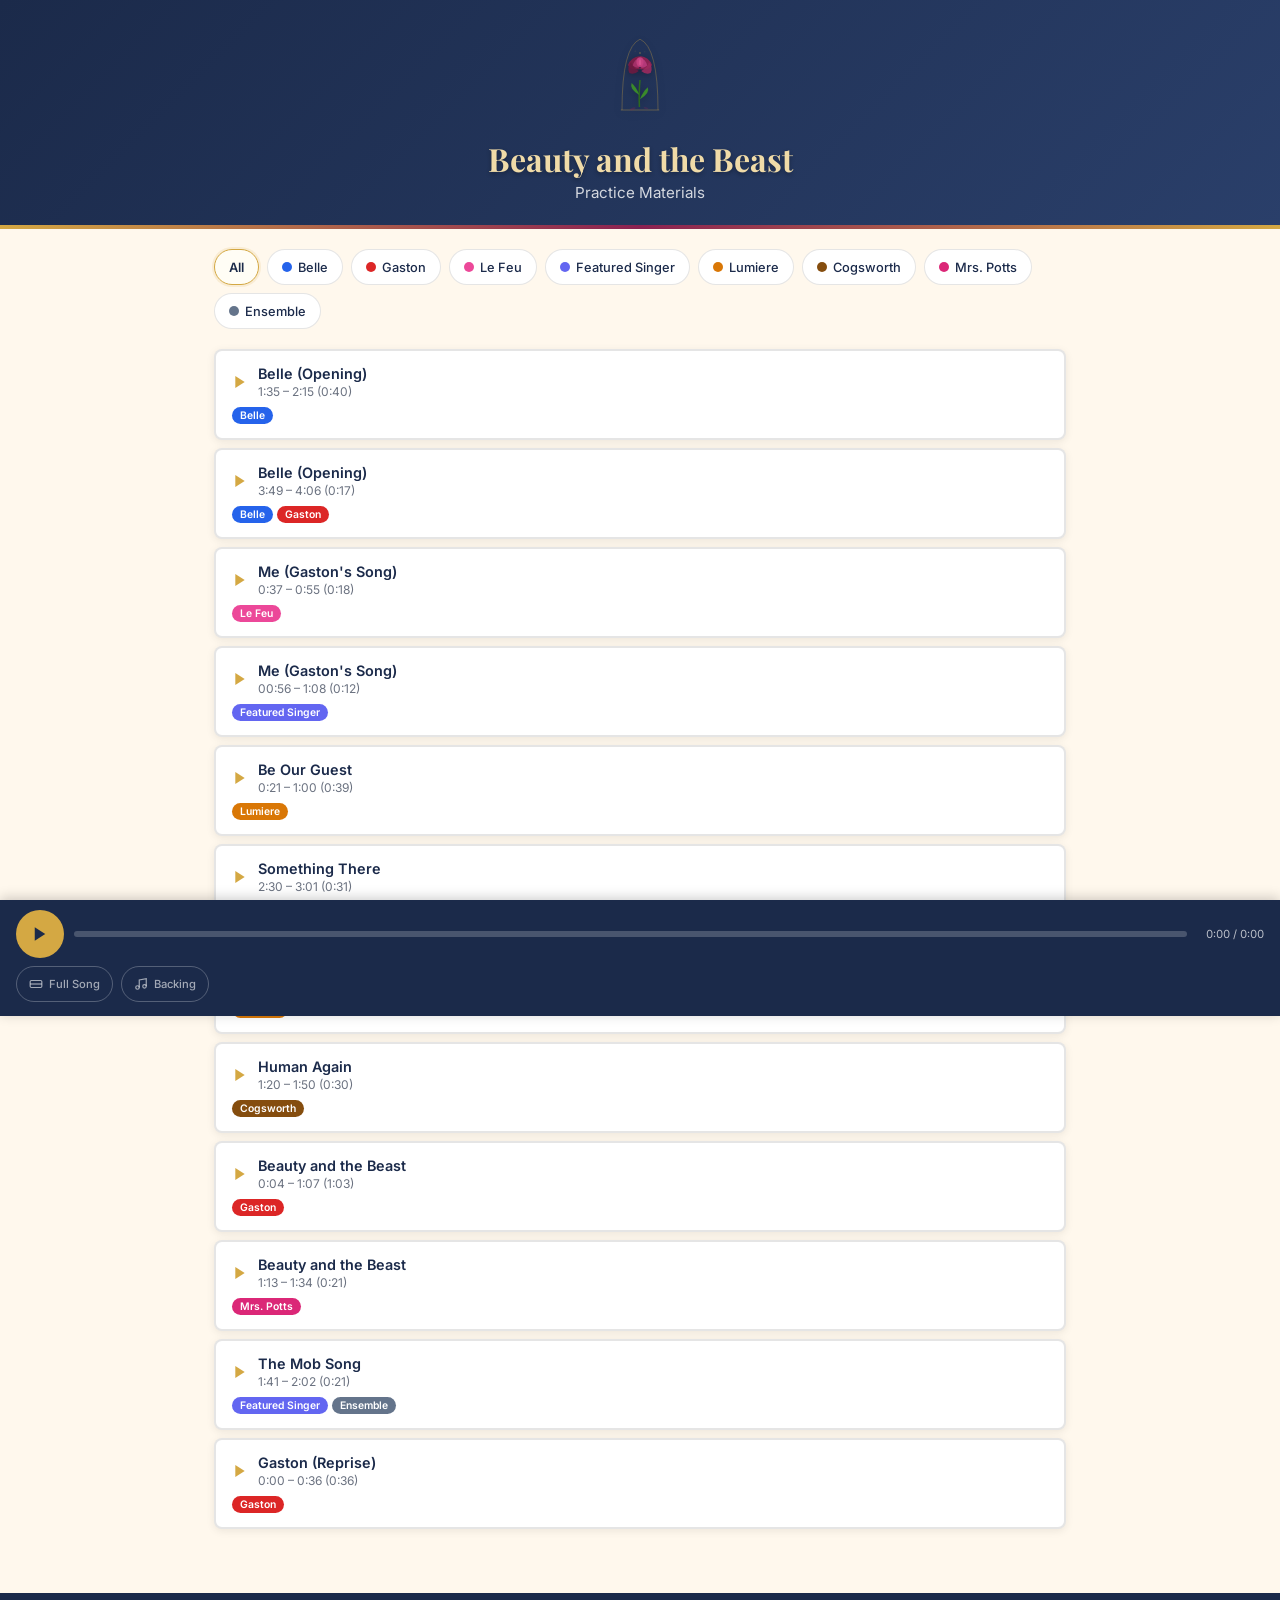
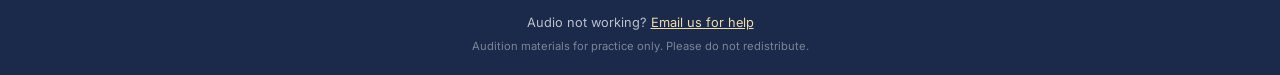
<file: docs/index.html>
<!DOCTYPE html>
<html lang="en">
<head>
  <meta charset="UTF-8">
  <meta name="viewport" content="width=device-width, initial-scale=1.0, viewport-fit=cover">
  <meta name="robots" content="noindex, nofollow">
  <title>Beauty and the Beast — Practice Materials</title>
  <link rel="preconnect" href="https://fonts.googleapis.com">
  <link rel="preconnect" href="https://fonts.gstatic.com" crossorigin>
  <link href="https://fonts.googleapis.com/css2?family=Playfair+Display:wght@600;700&family=Inter:wght@400;500;600&display=swap" rel="stylesheet">
  <link rel="stylesheet" href="./css/styles.css">
</head>
<body>
  <header class="site-header">
    <img src="./img/rose.svg" alt="" class="header-rose" aria-hidden="true">
    <h1 class="show-title">Beauty and the Beast</h1>
    <p class="show-subtitle">Practice Materials</p>
  </header>

  <main class="main-content">
    <div id="loading-state" class="loading-state">
      <div class="loading-spinner"></div>
      <p>Loading audition materials&hellip;</p>
    </div>
    <div id="app-content"></div>
  </main>

  <div id="sticky-player" class="sticky-player"></div>

  <footer class="site-footer">
    <p>Audio not working? <a id="contact-link" href="mailto:adcatheatreinfo@gmail.com">Email us for help</a></p>
    <p class="footer-note">Audition materials for practice only. Please do not redistribute.</p>
  </footer>

  <script type="module" src="./js/app.js"></script>
</body>
</html>
</file>
<file: docs/css/styles.css>
/* ── Enchanted Elegance Theme v2 ── */

:root {
  --color-gold: #D4A843;
  --color-gold-light: #F0DBA8;
  --color-navy: #1B2A4A;
  --color-navy-light: #2A3F6A;
  --color-rose: #8B2252;
  --color-cream: #FFF8ED;
  --color-white: #FFFFFF;
  --color-text: #2C2C2C;
  --color-muted: #6B7280;
  --color-border: rgba(0, 0, 0, 0.1);
  --color-error: #DC2626;
  --radius: 12px;
  --radius-sm: 8px;
  --shadow: 0 2px 8px rgba(0, 0, 0, 0.08);
  --shadow-lg: 0 4px 16px rgba(0, 0, 0, 0.12);
  --sticky-player-height: 0px;
}

/* ── Reset & Base ── */

*, *::before, *::after {
  box-sizing: border-box;
  margin: 0;
  padding: 0;
}

html {
  -webkit-text-size-adjust: 100%;
  scroll-behavior: smooth;
}

body {
  font-family: 'Inter', system-ui, -apple-system, sans-serif;
  font-size: 16px;
  line-height: 1.5;
  color: var(--color-text);
  background: var(--color-cream);
  min-height: 100vh;
  display: flex;
  flex-direction: column;
  padding-bottom: var(--sticky-player-height);
}

body.has-sticky-player {
  --sticky-player-height: 120px;
}

h1, h2, h3, h4 {
  font-family: 'Playfair Display', Georgia, serif;
  line-height: 1.2;
}

button {
  font-family: inherit;
  border: none;
  background: none;
  cursor: pointer;
  -webkit-tap-highlight-color: transparent;
}

a {
  color: var(--color-gold-light);
}

/* ── Header ── */

.site-header {
  background: linear-gradient(135deg, var(--color-navy), var(--color-navy-light));
  color: var(--color-white);
  text-align: center;
  padding: 2rem 1rem 1.5rem;
  position: relative;
  overflow: hidden;
}

.site-header::after {
  content: '';
  position: absolute;
  bottom: 0;
  left: 0;
  right: 0;
  height: 4px;
  background: linear-gradient(90deg, var(--color-gold), var(--color-rose), var(--color-gold));
}

.header-rose {
  width: 60px;
  height: auto;
  margin-bottom: 0.75rem;
  filter: drop-shadow(0 2px 4px rgba(0, 0, 0, 0.3));
}

.show-title {
  font-size: 1.75rem;
  font-weight: 700;
  color: var(--color-gold-light);
  text-shadow: 0 2px 4px rgba(0, 0, 0, 0.3);
}

.show-subtitle {
  font-size: 0.95rem;
  color: rgba(255, 255, 255, 0.8);
  margin-top: 0.25rem;
  font-family: 'Inter', sans-serif;
}

/* ── Main Content ── */

.main-content {
  flex: 1;
  width: 100%;
  max-width: 720px;
  margin: 0 auto;
  padding: 1rem 1rem 2rem;
}

/* ── Loading State ── */

.loading-state {
  text-align: center;
  padding: 3rem 1rem;
  color: var(--color-muted);
}

.loading-spinner {
  width: 32px;
  height: 32px;
  border: 3px solid var(--color-border);
  border-top-color: var(--color-gold);
  border-radius: 50%;
  animation: spin 0.8s linear infinite;
  margin: 0 auto 1rem;
}

@keyframes spin {
  to { transform: rotate(360deg); }
}

.error-msg {
  color: var(--color-error);
  font-style: italic;
}

/* ── Section Titles ── */

.section-title {
  font-size: 1.3rem;
  font-weight: 700;
  color: var(--color-navy);
  margin-bottom: 0.75rem;
}

.section-subtitle {
  font-family: 'Inter', sans-serif;
  font-size: 0.85rem;
  font-weight: 600;
  text-transform: uppercase;
  letter-spacing: 0.05em;
  color: var(--color-muted);
  margin-bottom: 0.5rem;
}

.section-desc {
  font-size: 0.85rem;
  color: var(--color-muted);
  margin-top: -0.5rem;
  margin-bottom: 0.75rem;
}

/* ══════════════════════════════
   CHARACTER FILTER BAR + CLIP LIST
   ══════════════════════════════ */

.filter-section {
  margin-bottom: 1.25rem;
}

/* Desktop: horizontal chip bar */
.filter-chip-bar {
  display: none;
  flex-wrap: wrap;
  gap: 0.5rem;
}

.filter-chip {
  display: inline-flex;
  align-items: center;
  gap: 0.375rem;
  padding: 0.4rem 0.875rem;
  border-radius: 999px;
  font-family: 'Inter', sans-serif;
  font-size: 0.8rem;
  font-weight: 500;
  color: var(--color-navy);
  background: var(--color-white);
  border: 1.5px solid var(--color-border);
  transition: all 0.15s ease;
  min-height: 36px;
}

.filter-chip:hover {
  border-color: var(--color-gold);
}

.filter-chip.active {
  border-color: var(--color-gold);
  background: #FFFDF5;
  box-shadow: 0 0 0 2px rgba(212, 168, 67, 0.15);
  font-weight: 600;
}

.filter-chip-dot {
  width: 10px;
  height: 10px;
  border-radius: 50%;
  flex-shrink: 0;
}

/* Mobile: dropdown */
.filter-dropdown {
  display: block;
  width: 100%;
  height: 44px;
  padding: 0 0.75rem;
  border: 1.5px solid var(--color-border);
  border-radius: var(--radius-sm);
  font-family: 'Inter', sans-serif;
  font-size: 0.9rem;
  font-weight: 500;
  color: var(--color-navy);
  background: var(--color-white);
  appearance: none;
  background-image: url("data:image/svg+xml,%3Csvg width='12' height='8' viewBox='0 0 12 8' fill='none' xmlns='http://www.w3.org/2000/svg'%3E%3Cpath d='M1 1.5L6 6.5L11 1.5' stroke='%236B7280' stroke-width='2' stroke-linecap='round' stroke-linejoin='round'/%3E%3C/svg%3E");
  background-repeat: no-repeat;
  background-position: right 0.75rem center;
}

.filter-dropdown:focus {
  outline: none;
  border-color: var(--color-gold);
  box-shadow: 0 0 0 2px rgba(212, 168, 67, 0.2);
}

/* Clip list */
.clip-list {
  display: flex;
  flex-direction: column;
  gap: 0.5rem;
  margin-bottom: 2rem;
}

.clip-row {
  display: flex;
  flex-direction: column;
  gap: 0.5rem;
  padding: 0.875rem 1rem;
  background: var(--color-white);
  border-radius: var(--radius-sm);
  box-shadow: var(--shadow);
  border: 2px solid var(--color-border);
  text-align: left;
  width: 100%;
  min-height: 48px;
  transition: border-color 0.15s ease, box-shadow 0.15s ease;
}

.clip-row:hover {
  border-color: var(--color-gold);
}

.clip-row.active {
  border-color: var(--color-gold);
  box-shadow: var(--shadow-lg), 0 0 0 2px rgba(212, 168, 67, 0.2);
  background: #FFFDF5;
}

.clip-row-main {
  display: flex;
  align-items: center;
  gap: 0.625rem;
}

.clip-row-play {
  flex-shrink: 0;
  color: var(--color-gold);
}

.clip-row-info {
  display: flex;
  flex-direction: column;
  gap: 0.125rem;
  min-width: 0;
}

.clip-row-song {
  font-size: 0.9rem;
  font-weight: 600;
  color: var(--color-navy);
  white-space: nowrap;
  overflow: hidden;
  text-overflow: ellipsis;
}

.clip-row-time {
  font-size: 0.75rem;
  color: var(--color-muted);
}

.clip-row-badges {
  display: flex;
  flex-wrap: wrap;
  gap: 0.25rem;
}

.clip-row-badge {
  display: inline-block;
  padding: 0.125rem 0.5rem;
  border-radius: 999px;
  font-size: 0.65rem;
  font-weight: 600;
  color: var(--color-white);
  white-space: nowrap;
}

.empty-state {
  text-align: center;
  color: var(--color-muted);
  padding: 2rem 1rem;
  font-style: italic;
}

/* ══════════════════════════════
   CALLBACK SIDES (HOME + SONG LIST)
   ══════════════════════════════ */

.sides-section {
  margin-top: 0.5rem;
}

.sides-section-compact {
  margin-top: 1.5rem;
}

.sides-list {
  display: flex;
  flex-direction: column;
  gap: 0.5rem;
}

.side-row {
  display: flex;
  align-items: center;
  justify-content: space-between;
  gap: 0.75rem;
  padding: 0.875rem 1rem;
  background: var(--color-white);
  border-radius: var(--radius-sm);
  box-shadow: var(--shadow);
  border: 1px solid var(--color-border);
  transition: transform 0.1s ease;
  text-align: left;
  min-height: 48px;
  width: 100%;
}

.side-row:hover {
  transform: translateX(2px);
}

.side-row:active {
  transform: translateX(0);
}

.side-info {
  display: flex;
  flex-direction: column;
  gap: 0.125rem;
  min-width: 0;
}

.side-title {
  font-size: 0.9rem;
  font-weight: 500;
  color: var(--color-navy);
  white-space: nowrap;
  overflow: hidden;
  text-overflow: ellipsis;
}

.side-characters {
  font-size: 0.75rem;
  color: var(--color-muted);
}

.side-arrow {
  flex-shrink: 0;
  color: var(--color-muted);
}

/* ══════════════════════════════
   SCREEN 2: SONG LIST
   ══════════════════════════════ */

.view-header {
  margin-bottom: 1.25rem;
}

.back-btn {
  display: inline-flex;
  align-items: center;
  gap: 0.25rem;
  padding: 0.5rem 0;
  color: var(--color-navy);
  font-size: 0.85rem;
  font-weight: 500;
  margin-bottom: 0.75rem;
  min-height: 48px;
}

.back-btn:hover {
  color: var(--color-gold);
}

.view-title-row {
  display: flex;
  align-items: center;
  gap: 0.75rem;
  flex-wrap: wrap;
}

.char-badge {
  display: inline-block;
  padding: 0.3rem 0.875rem;
  border-radius: 999px;
  font-size: 0.85rem;
  font-weight: 600;
  color: var(--color-white);
}

.char-clip-count {
  font-size: 0.85rem;
  color: var(--color-muted);
}

.view-title {
  font-size: 1.3rem;
  font-weight: 700;
  color: var(--color-navy);
}

.view-desc {
  font-size: 0.9rem;
  color: var(--color-muted);
  margin-top: 0.25rem;
  font-family: 'Inter', sans-serif;
}

.songs-card-list {
  display: flex;
  flex-direction: column;
  gap: 0.625rem;
}

.song-card {
  display: flex;
  align-items: center;
  justify-content: space-between;
  gap: 0.75rem;
  padding: 1rem 1rem;
  background: var(--color-white);
  border-radius: var(--radius);
  box-shadow: var(--shadow);
  border: 1px solid var(--color-border);
  transition: transform 0.1s ease, box-shadow 0.15s ease;
  text-align: left;
  min-height: 48px;
  width: 100%;
}

.song-card:hover {
  transform: translateX(2px);
  box-shadow: var(--shadow-lg);
}

.song-card-info {
  display: flex;
  flex-direction: column;
  gap: 0.125rem;
}

.song-card-title {
  font-size: 1rem;
  font-weight: 600;
  color: var(--color-navy);
}

.song-card-clips {
  font-size: 0.8rem;
  color: var(--color-muted);
}

.song-card-arrow {
  flex-shrink: 0;
  color: var(--color-muted);
}

/* ══════════════════════════════
   SCREEN 3: SONG DETAIL
   ══════════════════════════════ */

.clip-selector {
  margin-bottom: 1.5rem;
}

.clip-buttons {
  display: flex;
  flex-direction: column;
  gap: 0.5rem;
}

.clip-btn {
  display: flex;
  flex-direction: column;
  gap: 0.25rem;
  width: 100%;
  padding: 0.875rem 1rem;
  background: var(--color-white);
  border-radius: var(--radius-sm);
  box-shadow: var(--shadow);
  border: 2px solid var(--color-border);
  text-align: left;
  transition: border-color 0.15s ease, box-shadow 0.15s ease;
  min-height: 48px;
}

.clip-btn:hover {
  border-color: var(--color-gold);
}

.clip-btn.active {
  border-color: var(--color-gold);
  box-shadow: var(--shadow-lg), 0 0 0 2px rgba(212, 168, 67, 0.2);
  background: #FFFDF5;
}

.clip-btn-top {
  display: flex;
  align-items: center;
  gap: 0.5rem;
}

.clip-btn-top svg {
  flex-shrink: 0;
  color: var(--color-gold);
}

.clip-btn-label {
  font-size: 0.85rem;
  font-weight: 500;
  color: var(--color-navy);
  line-height: 1.3;
}

.clip-btn-time {
  font-size: 0.75rem;
  color: var(--color-muted);
  padding-left: 1.5rem;
}

.clip-btn-badges {
  display: flex;
  flex-wrap: wrap;
  gap: 0.25rem;
  padding-left: 1.5rem;
  margin-top: 0.125rem;
}

.mini-badge {
  display: inline-block;
  padding: 0.125rem 0.5rem;
  border-radius: 999px;
  font-size: 0.65rem;
  font-weight: 600;
  color: var(--color-white);
}

/* ── PDF Viewer ── */

.pdf-section {
  margin-top: 1rem;
}

.pdf-viewer {
  position: relative;
}

.pdf-iframe {
  width: 100%;
  height: 70vh;
  min-height: 400px;
  border: 1px solid var(--color-border);
  border-radius: var(--radius-sm);
  background: var(--color-white);
}

.pdf-fallback {
  margin-top: 0.75rem;
}

.pdf-download-btn {
  display: inline-flex;
  align-items: center;
  gap: 0.5rem;
  padding: 0.625rem 1rem;
  background: linear-gradient(135deg, var(--color-gold), #C49A38);
  color: var(--color-navy);
  border-radius: var(--radius-sm);
  font-size: 0.85rem;
  font-weight: 600;
  text-decoration: none;
  box-shadow: 0 2px 6px rgba(212, 168, 67, 0.3);
  transition: transform 0.15s ease;
}

.pdf-download-btn:hover {
  transform: translateY(-1px);
}

/* ── Side Detail ── */

.side-detail-badges {
  display: flex;
  flex-wrap: wrap;
  gap: 0.375rem;
  margin-bottom: 1rem;
}

.character-badge-sm {
  display: inline-block;
  padding: 0.2rem 0.625rem;
  border-radius: 999px;
  font-size: 0.75rem;
  font-weight: 500;
  color: var(--color-white);
  background: var(--color-navy);
}

/* ══════════════════════════════
   STICKY PLAYER
   ══════════════════════════════ */

.sticky-player {
  position: fixed;
  bottom: 0;
  left: 0;
  right: 0;
  background: var(--color-navy);
  color: var(--color-white);
  z-index: 100;
  transform: translateY(100%);
  transition: transform 0.3s ease;
  padding: 0.625rem 1rem;
  padding-bottom: calc(0.625rem + env(safe-area-inset-bottom, 0px));
  box-shadow: 0 -2px 12px rgba(0, 0, 0, 0.2);
}

.sticky-player.visible {
  transform: translateY(0);
}

.sp-row {
  display: flex;
  align-items: center;
  gap: 0.625rem;
}

.sp-play-btn {
  flex-shrink: 0;
  width: 40px;
  height: 40px;
  border-radius: 50%;
  background: var(--color-gold);
  color: var(--color-navy);
  display: flex;
  align-items: center;
  justify-content: center;
  transition: background 0.15s ease;
  min-height: 48px;
  min-width: 48px;
}

.sp-play-btn:hover {
  background: var(--color-gold-light);
}

.sp-track-container {
  flex: 1;
  height: 32px;
  display: flex;
  align-items: center;
  cursor: pointer;
  touch-action: none;
  user-select: none;
}

.sp-track {
  width: 100%;
  height: 6px;
  background: rgba(255, 255, 255, 0.2);
  border-radius: 3px;
  position: relative;
  overflow: hidden;
}

.sp-audition-region {
  position: absolute;
  top: 0;
  height: 100%;
  background: var(--color-gold-light);
  opacity: 0.4;
  display: none;
  border-radius: 3px;
}

.sp-fill {
  position: absolute;
  top: 0;
  left: 0;
  height: 100%;
  background: var(--color-gold);
  border-radius: 3px;
  width: 0%;
  transition: width 0.1s linear;
}

.sp-time {
  flex-shrink: 0;
  font-size: 0.7rem;
  color: rgba(255, 255, 255, 0.7);
  font-variant-numeric: tabular-nums;
  min-width: 6em;
  text-align: right;
  font-family: 'Inter', sans-serif;
}

.sp-toggles {
  display: flex;
  gap: 0.5rem;
  margin-top: 0.5rem;
}

.sp-toggle {
  display: flex;
  align-items: center;
  gap: 0.375rem;
  padding: 0.375rem 0.75rem;
  border: 1px solid rgba(255, 255, 255, 0.25);
  border-radius: 999px;
  color: rgba(255, 255, 255, 0.6);
  font-family: 'Inter', sans-serif;
  font-size: 0.7rem;
  font-weight: 500;
  transition: all 0.2s ease;
  min-height: 36px;
}

.sp-toggle:hover:not(.disabled) {
  border-color: rgba(255, 255, 255, 0.5);
  color: rgba(255, 255, 255, 0.9);
}

.sp-toggle.active {
  border-color: var(--color-gold);
  background: rgba(212, 168, 67, 0.2);
  color: var(--color-gold-light);
}

.sp-toggle.disabled {
  opacity: 0.3;
  cursor: not-allowed;
}

.sp-clip-info {
  font-size: 0.7rem;
  color: rgba(255, 255, 255, 0.5);
  margin-top: 0.25rem;
  font-family: 'Inter', sans-serif;
  white-space: nowrap;
  overflow: hidden;
  text-overflow: ellipsis;
}

/* ── Footer ── */

.site-footer {
  background: var(--color-navy);
  color: rgba(255, 255, 255, 0.7);
  text-align: center;
  padding: 1.25rem 1rem;
  font-size: 0.8rem;
  margin-top: auto;
}

.site-footer a {
  color: var(--color-gold-light);
  text-decoration: underline;
}

.footer-note {
  margin-top: 0.375rem;
  font-size: 0.7rem;
  opacity: 0.6;
}

/* ══════════════════════════════
   RESPONSIVE
   ══════════════════════════════ */

@media (min-width: 480px) {
  .show-title {
    font-size: 2rem;
  }

  .main-content {
    padding: 1.25rem 1.5rem 2rem;
  }
}

@media (min-width: 768px) {
  .main-content {
    max-width: 900px;
  }

  .filter-chip-bar {
    display: flex;
  }

  .filter-dropdown {
    display: none;
  }

  .pdf-iframe {
    height: 80vh;
    min-height: 600px;
  }
}

/* ══════════════════════════════
   ADMIN PAGE STYLES
   ══════════════════════════════ */

.admin-body .main-content {
  max-width: 720px;
}

.admin-body .clip-card {
  border-left: 4px solid var(--color-gold);
}

.admin-toolbar {
  display: flex;
  gap: 0.75rem;
  padding: 1rem 0;
  flex-wrap: wrap;
}

/* ── Buttons (shared) ── */

.btn {
  display: inline-flex;
  align-items: center;
  justify-content: center;
  gap: 0.375rem;
  padding: 0.5rem 1rem;
  border-radius: var(--radius-sm);
  font-family: 'Inter', sans-serif;
  font-size: 0.8rem;
  font-weight: 500;
  cursor: pointer;
  transition: all 0.15s ease;
  border: none;
  text-decoration: none;
}

.btn-gold {
  background: var(--color-gold);
  color: var(--color-navy);
}

.btn-gold:hover {
  background: #C49A38;
}

.btn-outline {
  background: transparent;
  border: 1.5px solid var(--color-border);
  color: var(--color-text);
}

.btn-outline:hover {
  border-color: var(--color-navy);
  color: var(--color-navy);
}

.btn-danger {
  background: transparent;
  border: 1.5px solid var(--color-error);
  color: var(--color-error);
}

.btn-danger:hover {
  background: var(--color-error);
  color: var(--color-white);
}

.btn:disabled {
  opacity: 0.4;
  cursor: not-allowed;
}

/* ── Admin Tabs ── */

.admin-tabs {
  display: flex;
  gap: 0;
  border-bottom: 2px solid var(--color-border);
  margin-bottom: 1rem;
}

.admin-tab {
  padding: 0.625rem 1.25rem;
  border: none;
  background: transparent;
  color: var(--color-muted);
  font-family: 'Inter', sans-serif;
  font-size: 0.85rem;
  font-weight: 500;
  cursor: pointer;
  border-bottom: 2px solid transparent;
  margin-bottom: -2px;
  transition: color 0.15s, border-color 0.15s;
}

.admin-tab:hover {
  color: var(--color-navy);
}

.admin-tab.active {
  color: var(--color-navy);
  border-bottom-color: var(--color-gold);
  font-weight: 600;
}

.tab-panel {
  display: none;
}

.tab-panel.active {
  display: block;
}

/* ── Data Banner ── */

.data-banner {
  padding: 0.625rem 1rem;
  border-radius: var(--radius-sm);
  font-size: 0.8rem;
  text-align: center;
  margin-top: 1rem;
}

.banner-warn {
  background: #FEF3C7;
  color: #92400E;
  border: 1px solid #F59E0B;
}

.banner-error {
  background: #FEE2E2;
  color: var(--color-error);
  border: 1px solid #FECACA;
}

.banner-info {
  background: #DBEAFE;
  color: #1E40AF;
  border: 1px solid #93C5FD;
}

/* ── Admin Clip Cards ── */

.clip-card {
  background: var(--color-white);
  border-radius: var(--radius);
  padding: 1.25rem;
  box-shadow: var(--shadow);
  border: 1px solid var(--color-border);
  margin-bottom: 1rem;
  transition: opacity 0.15s, border-color 0.15s;
}

.clip-card.dragging {
  opacity: 0.3;
}

.clip-card.drag-over {
  border-top: 3px solid var(--color-gold);
}

.drag-handle {
  cursor: grab;
  color: var(--color-muted);
  display: flex;
  align-items: center;
  padding: 0.25rem;
  border-radius: 4px;
  flex-shrink: 0;
}

.drag-handle:hover {
  color: var(--color-navy);
  background: var(--color-bg);
}

.drag-handle:active {
  cursor: grabbing;
}

.clips-list {
  display: flex;
  flex-direction: column;
  gap: 1rem;
}

.admin-clip-header {
  display: flex;
  align-items: center;
  gap: 0.5rem;
  margin-bottom: 0.75rem;
}

.admin-clip-header select {
  flex: 1;
  height: 36px;
  border: 1px solid var(--color-border);
  border-radius: 4px;
  font-family: 'Inter', sans-serif;
  font-size: 0.85rem;
  padding: 0 0.5rem;
  color: var(--color-navy);
  background: var(--color-white);
}

.admin-clip-header select:focus {
  outline: none;
  border-color: var(--color-gold);
  box-shadow: 0 0 0 2px rgba(212, 168, 67, 0.2);
}

.btn-icon {
  flex-shrink: 0;
  width: 32px;
  height: 32px;
  border: 1px solid var(--color-border);
  border-radius: 4px;
  background: transparent;
  color: var(--color-muted);
  cursor: pointer;
  display: flex;
  align-items: center;
  justify-content: center;
  transition: all 0.15s;
  padding: 0;
}

.btn-icon:hover {
  border-color: var(--color-error);
  color: var(--color-error);
}

.btn-icon:disabled {
  opacity: 0.3;
  cursor: not-allowed;
}

.btn-icon:disabled:hover {
  border-color: var(--color-border);
  color: var(--color-muted);
}

/* ── Timestamp Editor ── */

.admin-timestamps {
  display: flex;
  align-items: flex-end;
  gap: 1rem;
  margin: 0.75rem 0;
  flex-wrap: wrap;
}

.ts-group {
  flex: 1;
  min-width: 140px;
}

.ts-group label {
  display: block;
  font-size: 0.7rem;
  font-weight: 600;
  text-transform: uppercase;
  letter-spacing: 0.05em;
  color: var(--color-muted);
  margin-bottom: 0.25rem;
}

.ts-controls {
  display: flex;
  align-items: center;
  gap: 0.25rem;
}

.ts-btn {
  flex-shrink: 0;
  width: 36px;
  height: 32px;
  border: 1px solid var(--color-border);
  border-radius: 4px;
  background: var(--color-white);
  color: var(--color-text);
  font-size: 0.75rem;
  font-weight: 600;
  cursor: pointer;
  transition: background 0.15s;
}

.ts-btn:hover {
  background: #F3F4F6;
}

.ts-input {
  width: 60px;
  height: 32px;
  text-align: center;
  border: 1px solid var(--color-border);
  border-radius: 4px;
  font-family: 'Inter', sans-serif;
  font-size: 0.85rem;
  font-weight: 500;
  color: var(--color-navy);
}

.ts-input:focus {
  outline: none;
  border-color: var(--color-gold);
  box-shadow: 0 0 0 2px rgba(212, 168, 67, 0.2);
}

.ts-input.input-error {
  border-color: var(--color-error);
  box-shadow: 0 0 0 2px rgba(220, 38, 38, 0.15);
}

.ts-duration {
  font-size: 0.85rem;
  font-weight: 600;
  color: var(--color-navy);
  white-space: nowrap;
  padding-bottom: 0.25rem;
}

.ts-invalid {
  color: var(--color-error);
}

/* ── Admin Audio Scrubber ── */

.admin-scrubber {
  background: #F9FAFB;
  border: 1px solid var(--color-border);
  border-radius: var(--radius-sm);
  padding: 0.75rem;
  margin: 0.75rem 0;
}

.scrubber-row {
  display: flex;
  align-items: center;
  gap: 0.5rem;
}

.scrubber-play {
  flex-shrink: 0;
  width: 32px;
  height: 32px;
  border-radius: 50%;
  border: none;
  background: var(--color-navy);
  color: var(--color-white);
  cursor: pointer;
  display: flex;
  align-items: center;
  justify-content: center;
  transition: background 0.15s;
}

.scrubber-play:hover {
  background: var(--color-navy-light);
}

.scrubber-play svg {
  width: 14px;
  height: 14px;
}

.scrubber-track-container {
  flex: 1;
  height: 28px;
  display: flex;
  align-items: center;
  cursor: pointer;
  touch-action: none;
  user-select: none;
  position: relative;
}

.scrubber-track {
  width: 100%;
  height: 8px;
  background: #E5E7EB;
  border-radius: 4px;
  position: relative;
  overflow: hidden;
}

.scrubber-range {
  position: absolute;
  top: 0;
  height: 100%;
  background: var(--color-gold-light);
  border-radius: 4px;
}

.scrubber-playhead {
  position: absolute;
  top: 0;
  left: 0;
  height: 100%;
  background: var(--color-navy);
  border-radius: 4px;
  width: 0%;
  transition: width 0.05s linear;
}

.scrubber-time {
  flex-shrink: 0;
  font-size: 0.75rem;
  color: var(--color-navy);
  font-variant-numeric: tabular-nums;
  font-weight: 500;
  min-width: 7em;
  text-align: right;
}

.scrubber-actions {
  display: flex;
  gap: 0.5rem;
  margin-top: 0.5rem;
}

.btn-set-time {
  flex: 1;
  display: flex;
  align-items: center;
  justify-content: center;
  gap: 0.25rem;
  padding: 0.375rem 0.5rem;
  border: 1.5px solid var(--color-gold);
  border-radius: 4px;
  background: transparent;
  color: var(--color-navy);
  font-family: 'Inter', sans-serif;
  font-size: 0.75rem;
  font-weight: 600;
  cursor: pointer;
  transition: all 0.15s;
}

.btn-set-time:hover {
  background: var(--color-gold);
}

/* ── Notes Textarea ── */

.clip-notes-input {
  width: 100%;
  min-height: 40px;
  padding: 0.5rem;
  border: 1px solid var(--color-border);
  border-radius: 4px;
  font-family: 'Inter', sans-serif;
  font-size: 0.8rem;
  color: var(--color-text);
  resize: vertical;
  margin-bottom: 0.5rem;
}

.clip-notes-input:focus {
  outline: none;
  border-color: var(--color-gold);
  box-shadow: 0 0 0 2px rgba(212, 168, 67, 0.2);
}

.clip-notes-input::placeholder {
  color: var(--color-muted);
  font-style: italic;
}

/* ── Parts Checkboxes (clip editor) ── */

.parts-checkboxes {
  display: flex;
  flex-wrap: wrap;
  gap: 0.5rem;
  margin: 0.5rem 0;
}

.part-check {
  display: flex;
  align-items: center;
  gap: 0.3rem;
  cursor: pointer;
  font-size: 0.8rem;
  font-family: 'Inter', sans-serif;
  color: var(--color-text);
}

.part-check input[type="checkbox"] {
  accent-color: var(--part-color, var(--color-navy));
  width: 16px;
  height: 16px;
  cursor: pointer;
}

.part-dot {
  width: 8px;
  height: 8px;
  border-radius: 50%;
  background: var(--part-color, var(--color-muted));
  flex-shrink: 0;
}

/* ── Parts Tab (part rows) ── */

.parts-list {
  display: flex;
  flex-direction: column;
  gap: 0.5rem;
}

.part-row {
  display: flex;
  align-items: center;
  gap: 0.75rem;
  padding: 0.75rem;
  background: var(--color-white);
  border-radius: var(--radius-sm);
  border: 1px solid var(--color-border);
}

.part-color-input {
  width: 36px;
  height: 32px;
  border: 1px solid var(--color-border);
  border-radius: 4px;
  padding: 2px;
  cursor: pointer;
  background: transparent;
}

.part-name-input {
  flex: 1;
  height: 32px;
  border: 1px solid var(--color-border);
  border-radius: 4px;
  font-family: 'Inter', sans-serif;
  font-size: 0.9rem;
  font-weight: 500;
  color: var(--color-navy);
  padding: 0 0.5rem;
}

.part-name-input:focus {
  outline: none;
  border-color: var(--color-gold);
  box-shadow: 0 0 0 2px rgba(212, 168, 67, 0.2);
}

.part-usage {
  font-size: 0.75rem;
  color: var(--color-muted);
  white-space: nowrap;
  min-width: 4em;
  text-align: center;
}

/* ── Songs Tab ── */

.songs-list {
  display: flex;
  flex-direction: column;
  gap: 0.5rem;
}

.song-row {
  display: flex;
  align-items: center;
  gap: 0.75rem;
  padding: 0.75rem;
  background: var(--color-white);
  border-radius: var(--radius-sm);
  border: 1px solid var(--color-border);
}

.song-title-input {
  flex: 1;
  height: 32px;
  border: 1px solid var(--color-border);
  border-radius: 4px;
  font-family: 'Inter', sans-serif;
  font-size: 0.9rem;
  font-weight: 500;
  color: var(--color-navy);
  padding: 0 0.5rem;
}

.song-title-input:focus {
  outline: none;
  border-color: var(--color-gold);
  box-shadow: 0 0 0 2px rgba(212, 168, 67, 0.2);
}

.song-file-input {
  width: 180px;
  height: 32px;
  border: 1px solid var(--color-border);
  border-radius: 4px;
  font-family: monospace;
  font-size: 0.8rem;
  color: var(--color-navy);
  padding: 0 0.5rem;
}

.song-file-input:focus {
  outline: none;
  border-color: var(--color-gold);
  box-shadow: 0 0 0 2px rgba(212, 168, 67, 0.2);
}

.song-file-input::placeholder {
  color: var(--color-muted);
  font-style: italic;
}

.song-sheet-input {
  width: 140px;
  height: 32px;
  border: 1px solid var(--color-border);
  border-radius: 4px;
  font-family: 'Inter', sans-serif;
  font-size: 0.8rem;
  color: var(--color-navy);
  padding: 0 0.5rem;
}

.song-sheet-input:focus {
  outline: none;
  border-color: var(--color-gold);
  box-shadow: 0 0 0 2px rgba(212, 168, 67, 0.2);
}

.song-sheet-input::placeholder {
  color: var(--color-muted);
  font-style: italic;
}

/* ── Sides Tab (admin) ── */

.sides-admin-list {
  display: flex;
  flex-direction: column;
  gap: 0.5rem;
}

.side-admin-row {
  display: flex;
  align-items: center;
  gap: 0.75rem;
  padding: 0.75rem;
  background: var(--color-white);
  border-radius: var(--radius-sm);
  border: 1px solid var(--color-border);
  flex-wrap: wrap;
}

.side-title-input {
  flex: 1;
  min-width: 140px;
  height: 32px;
  border: 1px solid var(--color-border);
  border-radius: 4px;
  font-family: 'Inter', sans-serif;
  font-size: 0.9rem;
  font-weight: 500;
  color: var(--color-navy);
  padding: 0 0.5rem;
}

.side-title-input:focus {
  outline: none;
  border-color: var(--color-gold);
  box-shadow: 0 0 0 2px rgba(212, 168, 67, 0.2);
}

.side-file-input {
  width: 160px;
  height: 32px;
  border: 1px solid var(--color-border);
  border-radius: 4px;
  font-family: 'Inter', sans-serif;
  font-size: 0.8rem;
  color: var(--color-navy);
  padding: 0 0.5rem;
}

.side-file-input:focus {
  outline: none;
  border-color: var(--color-gold);
  box-shadow: 0 0 0 2px rgba(212, 168, 67, 0.2);
}

.side-file-input::placeholder {
  color: var(--color-muted);
  font-style: italic;
}

.side-characters-input {
  flex: 2;
  min-width: 180px;
  height: 32px;
  border: 1px solid var(--color-border);
  border-radius: 4px;
  font-family: 'Inter', sans-serif;
  font-size: 0.8rem;
  color: var(--color-navy);
  padding: 0 0.5rem;
}

.side-characters-input:focus {
  outline: none;
  border-color: var(--color-gold);
  box-shadow: 0 0 0 2px rgba(212, 168, 67, 0.2);
}

.side-characters-input::placeholder {
  color: var(--color-muted);
  font-style: italic;
}

.sides-toolbar {
  margin-top: 1rem;
  display: flex;
  gap: 0.75rem;
  flex-wrap: wrap;
}

/* ── Admin Actions ── */

.section-actions {
  margin-top: 0.75rem;
}

.admin-field-label {
  display: block;
  font-size: 0.7rem;
  font-weight: 600;
  text-transform: uppercase;
  letter-spacing: 0.05em;
  color: var(--color-muted);
  margin-bottom: 0.25rem;
}

/* ── Toast ── */

.toast {
  position: fixed;
  bottom: 1.5rem;
  left: 50%;
  transform: translateX(-50%) translateY(20px);
  background: var(--color-navy);
  color: var(--color-white);
  padding: 0.625rem 1.25rem;
  border-radius: var(--radius-sm);
  font-size: 0.8rem;
  font-weight: 500;
  box-shadow: var(--shadow-lg);
  opacity: 0;
  transition: opacity 0.3s ease, transform 0.3s ease;
  z-index: 100;
  white-space: nowrap;
}

.toast.show {
  opacity: 1;
  transform: translateX(-50%) translateY(0);
}
</file>
